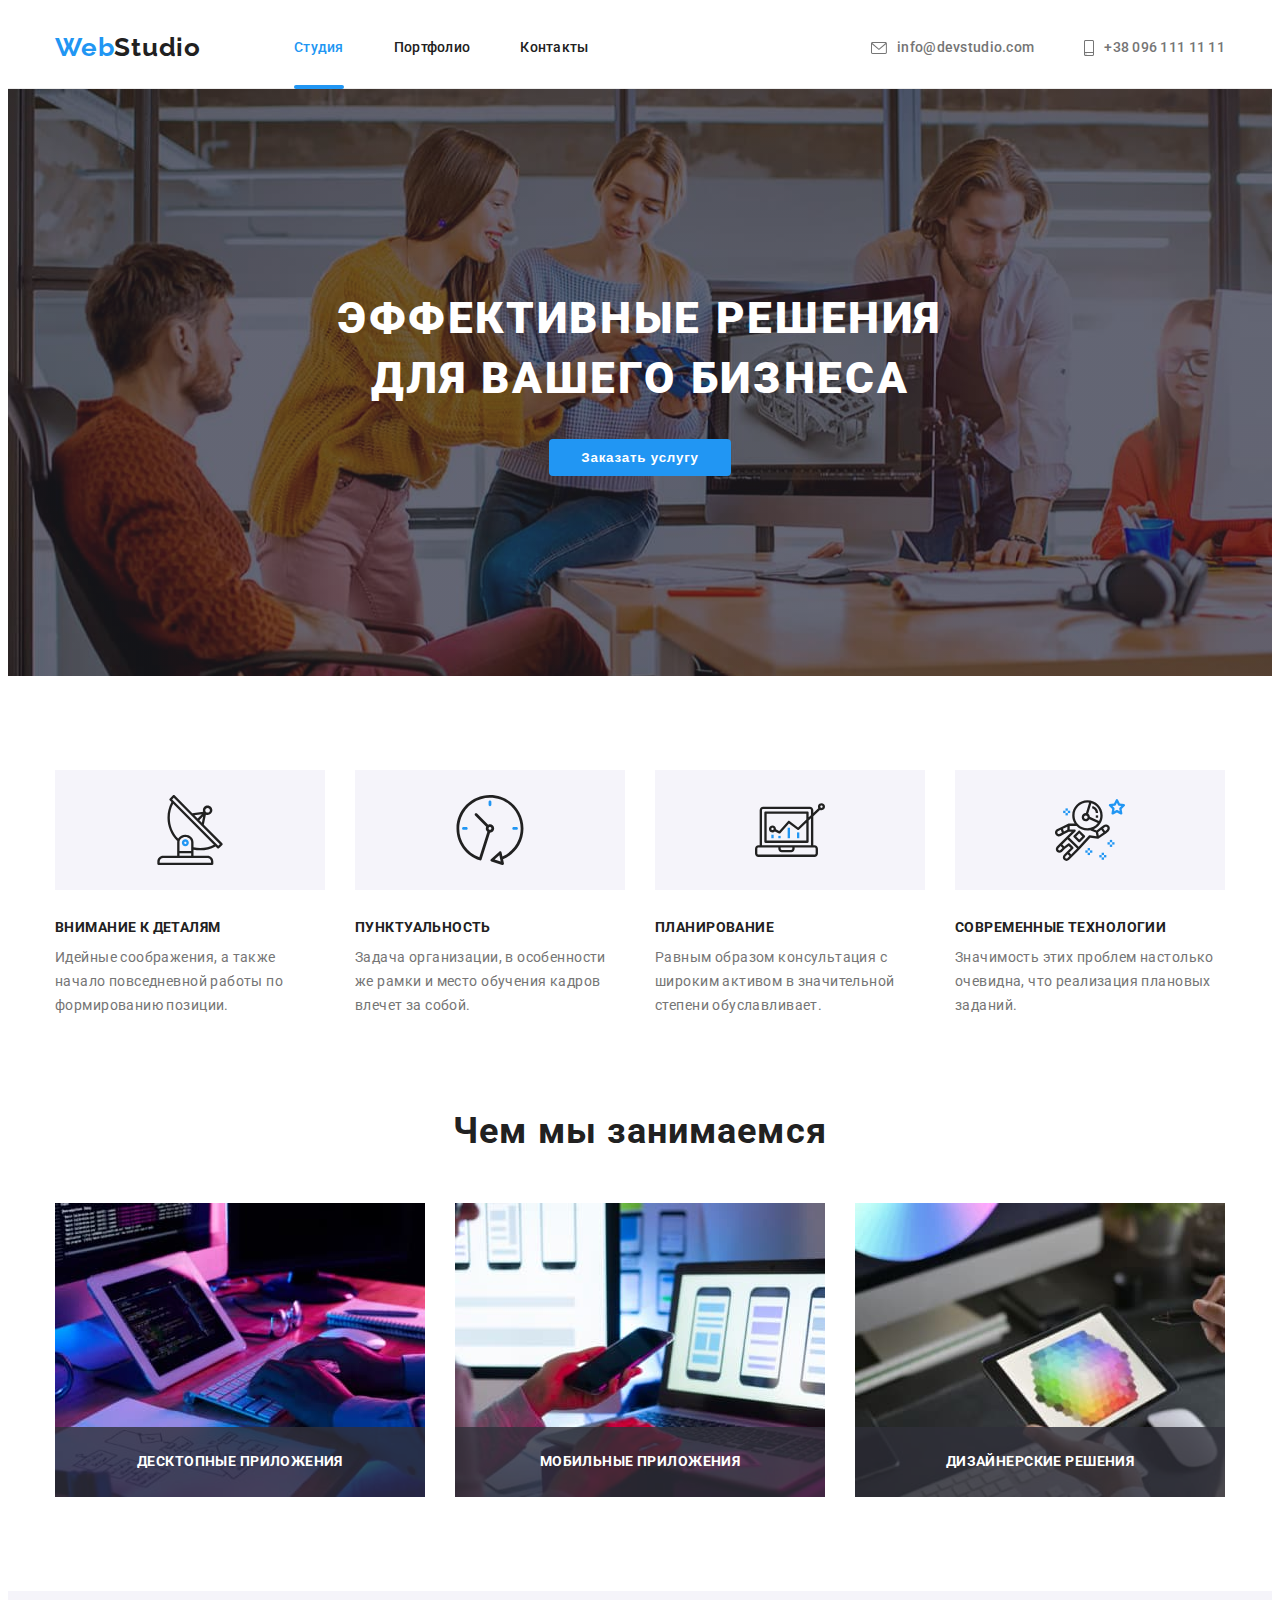
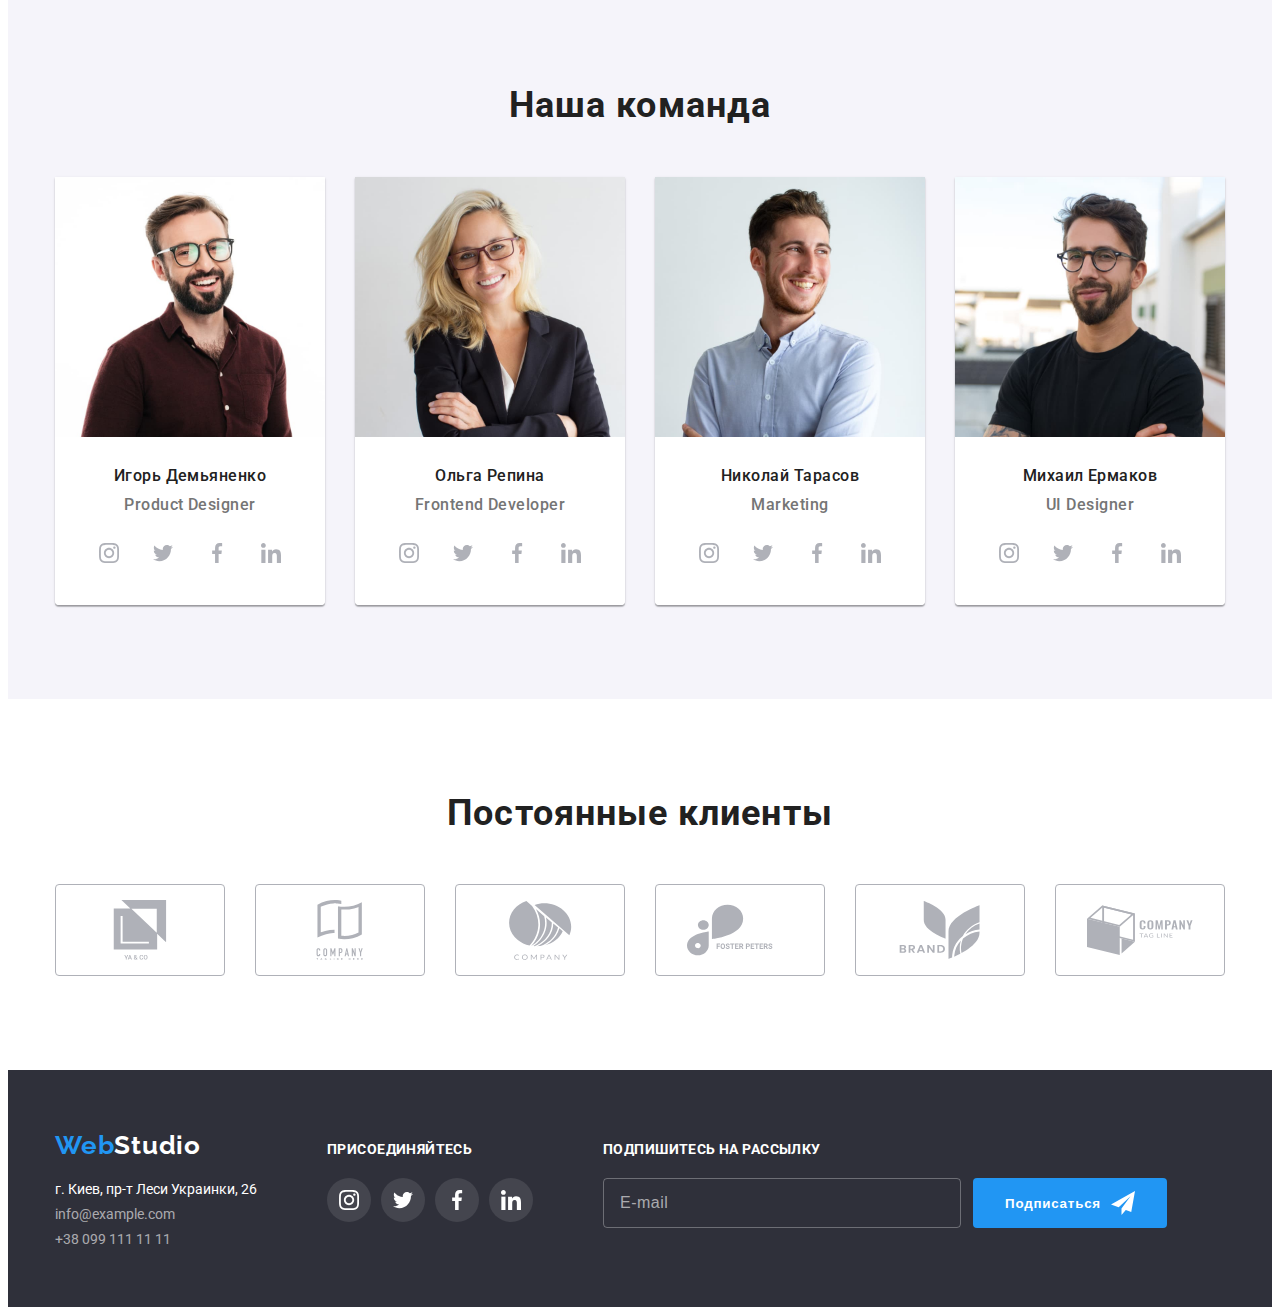
<file: index.html>
<!DOCTYPE html>
<html lang="ru">
  <head>
    <meta charset="UTF-8" />
    <meta http-equiv="X-UA-Compatible" content="IE=edge" />
    <meta name="viewport" content="width=device-width, initial-scale=1.0" />
    <title>WebStudio</title>
    <link rel="preconnect" href="https://fonts.googleapis.com" />
    <link rel="preconnect" href="https://fonts.gstatic.com" crossorigin />
    <link
      href="https://fonts.googleapis.com/css2?family=Raleway:wght@700&family=Roboto:wght@400;500;700;900&display=swap"
      rel="stylesheet"
    />
    <link
      rel="stylesheet"
      href="https://cdnjs.cloudflare.com/ajax/libs/modern-normalize/1.1.0/modern-normalize.min.css"
      integrity="sha512-wpPYUAdjBVSE4KJnH1VR1HeZfpl1ub8YT/NKx4PuQ5NmX2tKuGu6U/JRp5y+Y8XG2tV+wKQpNHVUX03MfMFn9Q=="
      crossorigin="anonymous"
      referrerpolicy="no-referrer"
    />
    <link rel="stylesheet" href="./css/ctyle.css" />
  </head>
  <body>
    <!-- Header -->
    <header class="header">
      <div class="container">
        <div class="wrap-logo">
          <a class="header-logo link" href="">
            <span class="logo">Web</span>Studio</a
          >
        </div>
        <nav class="nav-menu">
          <ul class="nav-list list">
            <li class="nav-item">
              <a class="nav-link current link" href="">Студия</a>
            </li>
            <li class="nav-item">
              <a class="nav-link link" href="./portfolio.html">Портфолио</a>
            </li>
            <li class="nav-item">
              <a class="nav-link link" href="">Контакты</a>
            </li>
          </ul>
        </nav>
        <ul class="nav-list list">
          <li class="nav-item">
            <a class="header-other-nav link" href="mailto:info@devstudio.com">
              <svg class="header-svg" width="16px" height="12px">
                <use
                  class="header-svg-envelope"
                  href="./images/icons.svg#icon-envelope"
                ></use>
              </svg>
              info@devstudio.com</a
            >
          </li>
          <li class="nav-item">
            <a class="header-other-nav list link" href="tel:+380961111111">
              <svg class="header-svg" width="10px" height="16px">
                <use
                  class="header-svg-envelope"
                  href="./images/icons.svg#icon-smartphone"
                ></use></svg
              >+38 096 111 11 11</a
            >
          </li>
        </ul>
      </div>
    </header>
    <!-- Main -->
    <main>
      <!-- Section 1-->
      <section class="section primary">
        <div class="container">
          <h1 class="primary-title">Эффективные решения для вашего бизнеса</h1>
          <button
            data-modal-open
            class="primary-btn current-button"
            type="button"
          >
            Заказать услугу
          </button>
        </div>
      </section>
      <!-- Section 2-->
      <section class="section benefits">
        <div class="container">
          <h2 class="visually-hidden">Преимущества</h2>
          <ul class="benefits-list list">
            <li class="benefits-item">
              <div class="container-sections-two">
                <svg class="benefits-svg" width="70" height="70">
                  <use
                    class="benefits-icon"
                    href="./images/icons.svg#antenna-1"
                  ></use>
                </svg>
              </div>
              <h3 class="benefits-company">Внимание к деталям</h3>
              <p class="benefits-description">
                Идейные соображения, а также начало повседневной работы по
                формированию позиции.
              </p>
            </li>
            <li class="benefits-item">
              <div class="container-sections-two">
                <svg class="benefits-svg" width="70" height="70">
                  <use
                    class="benefits-icon"
                    href="./images/icons.svg#icon-clock-1"
                  ></use>
                </svg>
              </div>
              <h3 class="benefits-company">Пунктуальность</h3>
              <p class="benefits-description">
                Задача организации, в особенности же рамки и место обучения
                кадров влечет за собой.
              </p>
            </li>
            <li class="benefits-item">
              <div class="container-sections-two">
                <svg class="benefits-svg" width="70" height="70">
                  <use
                    class="benefits-icon"
                    href="./images/icons.svg#icon-diagram"
                  ></use>
                </svg>
              </div>
              <h3 class="benefits-company">Планирование</h3>
              <p class="benefits-description">
                Равным образом консультация с широким активом в значительной
                степени обуславливает.
              </p>
            </li>
            <li class="benefits-item">
              <div class="container-sections-two">
                <svg class="benefits-svg" width="70" height="70">
                  <use
                    class="benefits-icon"
                    href="./images/icons.svg#icon-astronaut-1"
                  ></use>
                </svg>
              </div>
              <h3 class="benefits-company">Современные технологии</h3>
              <p class="benefits-description">
                Значимость этих проблем настолько очевидна, что реализация
                плановых заданий.
              </p>
            </li>
          </ul>
        </div>
      </section>
      <!-- Section 3 -->
      <section class="section product">
        <div class="container">
          <h2 class="product-our">Чем мы занимаемся</h2>
          <ul class="product-device list">
            <li class="product-pic">
              <div class="wrap-produc-pic">
                <img
                  src="./images/Keyboard-1.jpg"
                  alt="Друкует текст на клавиатуре."
                  width="370"
                  height="294"
                />
                <p class="product-pic-title">Десктопные приложения</p>
              </div>
            </li>
            <li class="product-pic">
              <div class="wrap-produc-pic">
                <img
                  src="./images/LapTop-1.jpg"
                  alt="Оптимизирует телефон"
                  width="370"
                  height="294"
                />
                <p class="product-pic-title">Мобильные приложения</p>
              </div>
            </li>
            <li class="product-pic">
              <div class="wrap-produc-pic">
                <img
                  src="./images/Tablet-1.jpg"
                  alt="Играет игру на планшете"
                  width="370"
                  height="294"
                />
                <p class="product-pic-title">Дизайнерские решения</p>
              </div>
            </li>
          </ul>
        </div>
      </section>
      <!-- Sectiom 4 -->
      <section class="section about">
        <div class="container">
          <h2 class="about-team">Наша команда</h2>
          <ul class="about-content list">
            <li class="about-people">
              <img
                src="./images/igor-1.jpg"
                alt="Учасник команды"
                width="270"
                height="260"
              />
              <div class="container-position">
                <h3 class="about-name">Игорь Демьяненко</h3>
                <p class="about-position" lang="en">Product Designer</p>
                <ul class="social-media list">
                  <li class="social-media-icon">
                    <a
                      class="social-link"
                      href="https://www.instagram.com/"
                      target="_blank"
                      rel="noreferrer noopener"
                    >
                      <svg class="social-svg" width="20" height="20">
                        <use
                          class="social-svg-icon"
                          href="./images/icons.svg#icon-instagram"
                        ></use></svg
                    ></a>
                  </li>
                  <li class="social-media-icon">
                    <a
                      class="social-link"
                      href="https://twitter.com/"
                      target="_blank"
                      rel="noreferrer noopener"
                    >
                      <svg class="social-svg" width="20" height="20">
                        <use
                          class="social-svg-icon"
                          href="./images/icons.svg#icon-twitter"
                        ></use>
                      </svg>
                    </a>
                  </li>
                  <li class="social-media-icon">
                    <a
                      class="social-link"
                      href="https://www.facebook.com/"
                      target="_blank"
                      rel="noreferrer noopener"
                    >
                      <svg class="social-svg" width="20" height="20">
                        <use
                          class="social-svg-icon"
                          href="./images/icons.svg#icon-facebook"
                        ></use>
                      </svg>
                    </a>
                  </li>
                  <li class="social-media-icon">
                    <a
                      class="social-link link"
                      href="https://www.linkedin.com/"
                      target="_blank"
                      rel="noreferrer noopener"
                    >
                      <svg class="social-svg" width="20" height="20">
                        <use
                          class="social-svg-icon"
                          href="./images/icons.svg#icon-linkedin"
                        ></use>
                      </svg>
                    </a>
                  </li>
                </ul>
              </div>
            </li>
            <li class="about-people">
              <img
                src="images/olga-1.jpg"
                alt="Учасник команды"
                width="270"
                height="260"
              />
              <div class="container-position">
                <h3 class="about-name">Ольга Репина</h3>
                <p class="about-position" lang="en">Frontend Developer</p>
                <ul class="social-media list">
                  <li class="social-media-icon">
                    <a
                      class="social-link"
                      href="https://www.instagram.com/"
                      target="_blank"
                      rel="noreferrer noopener"
                    >
                      <svg class="social-svg" width="20" height="20">
                        <use
                          class="social-svg-icon"
                          href="./images/icons.svg#icon-instagram"
                        ></use></svg
                    ></a>
                  </li>
                  <li class="social-media-icon">
                    <a
                      class="social-link"
                      href="https://twitter.com/"
                      target="_blank"
                      rel="noreferrer noopener"
                    >
                      <svg class="social-svg" width="20" height="20">
                        <use
                          class="social-svg-icon"
                          href="./images/icons.svg#icon-twitter"
                        ></use>
                      </svg>
                    </a>
                  </li>
                  <li class="social-media-icon">
                    <a
                      class="social-link"
                      href="https://www.facebook.com/"
                      target="_blank"
                      rel="noreferrer noopener"
                    >
                      <svg class="social-svg" width="20" height="20">
                        <use
                          class="social-svg-icon"
                          href="./images/icons.svg#icon-facebook"
                        ></use>
                      </svg>
                    </a>
                  </li>
                  <li class="social-media-icon">
                    <a
                      class="social-link link"
                      href="https://www.linkedin.com/"
                      target="_blank"
                      rel="noreferrer noopener"
                    >
                      <svg class="social-svg" width="20" height="20">
                        <use
                          class="social-svg-icon"
                          href="./images/icons.svg#icon-linkedin"
                        ></use>
                      </svg>
                    </a>
                  </li>
                </ul>
              </div>
            </li>
            <li class="about-people">
              <img
                src="./images/nikolay-1.jpg"
                alt="Учасник команды"
                width="270"
                height="260"
              />
              <div class="container-position">
                <h3 class="about-name">Николай Тарасов</h3>
                <p class="about-position" lang="en">Marketing</p>
                <ul class="social-media list">
                  <li class="social-media-icon">
                    <a
                      class="social-link"
                      href="https://www.instagram.com/"
                      target="_blank"
                      rel="noreferrer noopener"
                    >
                      <svg class="social-svg" width="20" height="20">
                        <use
                          class="social-svg-icon"
                          href="./images/icons.svg#icon-instagram"
                        ></use></svg
                    ></a>
                  </li>
                  <li class="social-media-icon">
                    <a
                      class="social-link"
                      href="https://twitter.com/"
                      target="_blank"
                      rel="noreferrer noopener"
                    >
                      <svg class="social-svg" width="20" height="20">
                        <use
                          class="social-svg-icon"
                          href="./images/icons.svg#icon-twitter"
                        ></use>
                      </svg>
                    </a>
                  </li>
                  <li class="social-media-icon">
                    <a
                      class="social-link"
                      href="https://www.facebook.com/"
                      target="_blank"
                      rel="noreferrer noopener"
                    >
                      <svg class="social-svg" width="20" height="20">
                        <use
                          class="social-svg-icon"
                          href="./images/icons.svg#icon-facebook"
                        ></use>
                      </svg>
                    </a>
                  </li>
                  <li class="social-media-icon">
                    <a
                      class="social-link link"
                      href="https://www.linkedin.com/"
                      target="_blank"
                      rel="noreferrer noopener"
                    >
                      <svg class="social-svg" width="20" height="20">
                        <use
                          class="social-svg-icon"
                          href="./images/icons.svg#icon-linkedin"
                        ></use>
                      </svg>
                    </a>
                  </li>
                </ul>
              </div>
            </li>
            <li class="about-people">
              <img
                src="./images/mihail-1.jpg"
                alt="Учасник команды"
                width="270"
                height="260"
              />
              <div class="container-position">
                <h3 class="about-name">Михаил Ермаков</h3>
                <p class="about-position" lang="en">UI Designer</p>
                <ul class="social-media list">
                  <li class="social-media-icon">
                    <a
                      class="social-link"
                      href="https://www.instagram.com/"
                      target="_blank"
                      rel="noreferrer noopener"
                    >
                      <svg class="social-svg" width="20" height="20">
                        <use
                          class="social-svg-icon"
                          href="./images/icons.svg#icon-instagram"
                        ></use></svg
                    ></a>
                  </li>
                  <li class="social-media-icon">
                    <a
                      class="social-link"
                      href="https://twitter.com/"
                      target="_blank"
                      rel="noreferrer noopener"
                    >
                      <svg class="social-svg" width="20" height="20">
                        <use
                          class="social-svg-icon"
                          href="./images/icons.svg#icon-twitter"
                        ></use>
                      </svg>
                    </a>
                  </li>
                  <li class="social-media-icon">
                    <a
                      class="social-link"
                      href="https://www.facebook.com/"
                      target="_blank"
                      rel="noreferrer noopener"
                    >
                      <svg class="social-svg" width="20" height="20">
                        <use
                          class="social-svg-icon"
                          href="./images/icons.svg#icon-facebook"
                        ></use>
                      </svg>
                    </a>
                  </li>
                  <li class="social-media-icon">
                    <a
                      class="social-link link"
                      href="https://www.linkedin.com/"
                      target="_blank"
                      rel="noreferrer noopener"
                    >
                      <svg class="social-svg" width="20" height="20">
                        <use
                          class="social-svg-icon"
                          href="./images/icons.svg#icon-linkedin"
                        ></use>
                      </svg>
                    </a>
                  </li>
                </ul>
              </div>
            </li>
          </ul>
        </div>
      </section>
      <!-- Section 5 -->
      <section class="section clients">
        <div class="container">
          <h2 class="about-team">Постоянные клиенты</h2>
          <ul class="logo-company list">
            <li class="logo-company-icon">
              <a class="link-logo-company" href="#">
                <svg class="logo-company-svg">
                  <use
                    class="logo-company-sign"
                    href="./images/icons.svg#icon-group-1"
                  ></use>
                </svg>
              </a>
            </li>
            <li class="logo-company-icon">
              <a class="link-logo-company" href="">
                <svg class="logo-company-svg">
                  <use href="./images/icons.svg#icon-group-2"></use>
                </svg>
              </a>
            </li>
            <li class="logo-company-icon">
              <a class="link-logo-company" href="#">
                <svg class="logo-company-svg">
                  <use href="./images/icons.svg#icon-group-3"></use>
                </svg>
              </a>
            </li>
            <li class="logo-company-icon">
              <a class="link-logo-company" href="#"
                ><svg class="logo-company-svg">
                  <use href="./images/icons.svg#icon-group-4"></use>
                </svg>
              </a>
            </li>
            <li class="logo-company-icon">
              <a class="link-logo-company" href="#"
                ><svg class="logo-company-svg">
                  <use href="./images/icons.svg#icon-group-5"></use>
                </svg>
              </a>
            </li>
            <li class="logo-company-icon">
              <a class="link-logo-company" href="#">
                <svg class="logo-company-svg">
                  <use href="./images/icons.svg#icon-group-6"></use>
                </svg>
              </a>
            </li>
          </ul>
        </div>
      </section>
    </main>
    <!-- Footer -->
    <footer class="information">
      <div class="container">
        <div class="container-adress">
          <a class="information-logo"><span class="logo">Web</span>Studio</a>
          <address class="informations">
            <ul class="informations-more list">
              <li class="informations-available">
                <a
                  class="informations-address footer-accent-color link"
                  href="https://goo.gl/maps/JRwkvSi4zXC3icFQ9"
                  target="_blank"
                  >г. Киев, пр-т Леси Украинки, 26</a
                >
              </li>
              <li class="informations-available">
                <a
                  class="informations-mail footer-accent-color link"
                  href="mailto:info@example.com"
                  >info@example.com</a
                >
              </li>
              <li class="informations-available">
                <a
                  class="informations-number footer-accent-color link"
                  href="tel:+380991111111"
                  >+38 099 111 11 11</a
                >
              </li>
            </ul>
          </address>
        </div>
        <div class="container-footer">
          <h2 class="footer-title">присоединяйтесь</h2>
          <ul class="footer-list list">
            <li class="fotter-svg-list">
              <a
                class="footer-soc-link"
                href="https://www.instagram.com/"
                target="_blank"
                rel="noreferrer noopener"
              >
                <svg class="footer-svg-icon" width="20px" height="20px">
                  <use
                    class="svg-icon"
                    href="./images/icons.svg#icon-instagram"
                  ></use>
                </svg>
              </a>
            </li>
            <li class="fotter-svg-list">
              <a
                class="footer-soc-link"
                href="https://twitter.com/"
                target="_blank"
                rel="noreferrer noopener"
              >
                <svg class="footer-svg-icon" width="20px" height="20px">
                  <use
                    class="svg-icon"
                    href="./images/icons.svg#icon-twitter"
                  ></use>
                </svg>
              </a>
            </li>
            <li class="fotter-svg-list">
              <a
                class="footer-soc-link"
                href="https://www.facebook.com/"
                target="_blank"
                rel="noreferrer noopener"
              >
                <svg class="footer-svg-icon" width="20px" height="20px">
                  <use
                    class="svg-icon"
                    href="./images/icons.svg#icon-facebook"
                  ></use>
                </svg>
              </a>
            </li>
            <li class="fotter-svg-list">
              <a
                class="footer-soc-link"
                href="https://www.linkedin.com/"
                target="_blank"
                rel="noreferrer noopener"
              >
                <svg class="footer-svg-icon" width="20px" height="20px">
                  <use
                    class="svg-icon"
                    href="./images/icons.svg#icon-linkedin"
                  ></use>
                </svg>
              </a>
            </li>
          </ul>
        </div>
        <div class="container-footer">
          <p class="footet-mailinglist">Подпишитесь на рассылку</p>
          <form class="footer-form">
            <div class="footer-position">
              <input
                class="input-btn"
                type="text"
                name="e-mail"
                id="mail"
                placeholder="E-mail"
              />
              <button type="button" class="primary-btn correct">
                Подписаться
                <svg class="svg-form" width="24px" height="24px">
                  <use href="./images/icons.svg#plane"></use>
                </svg>
              </button>
            </div>
          </form>
        </div>
      </div>
    </footer>
    <div data-modal class="backdrop is-hidden">
      <div class="modal">
        <button data-modal-close class="modal-button" type="button">
          <svg class="modal-icon" width="18px" height="18px">
            <use
              class="modal-icon-svg"
              href="./images/icons.svg#close-black-18dp-2-1"
            ></use>
          </svg>
        </button>
        <p class="modal-title">Оставьте свои данные, мы вам перезвоним</p>
        <form class="modal-form">
          <label class="modal-label" for="text-modal">Имя</label>
          <div class="input-wrap">
            <input
              class="modal-btn"
              name="person"
              type="text"
              placeholder=""
              id="text-modal"
            />
            <svg class="modal-img" width="18px" height="18px">
              <use href="./images/icons.svg#people"></use>
            </svg>
          </div>

          <label class="modal-label" for="modal-tel">Телефон</label>
          <div class="input-wrap">
            <input
              class="modal-btn"
              name="telephone"
              type="tel"
              placeholder=""
              id="modal-tel"
            />
            <svg class="modal-img" width="18px" height="18px">
              <use href="./images/icons.svg#telephone"></use>
            </svg>
          </div>

          <label class="modal-label" for="modal-mail">Почта</label>
          <div class="input-wrap">
            <input
              class="modal-btn"
              name="mail"
              type="email"
              placeholder=""
              id="modal-mail"
            />
            <svg class="modal-img" width="18px" height="18px">
              <use href="./images/icons.svg#mail"></use>
            </svg>
          </div>

          <label class="modal-label" for="modal-coment">Комментарий</label>
          <textarea
            class="modal-textarea"
            name="coment"
            placeholder="Введите текст"
            id="modal-coment"
          ></textarea>
          <input
            type="checkbox"
            class="modal-checkbox visually-hidden"
            name="modal-flag"
            id="modal-flag"
          />
          <label class="modal-label-text" for="modal-flag"
            >Соглашаюсь с рассылкой и принимаю
            <a class="link-license" href="#">Условия договора</a>
            <span class="modal-span">
              <svg class="modal-img-svg" width="16px" height="15px">
                <use href="./images/icons.svg#Vector"></use>
              </svg>
            </span>
          </label>
          <input type="submit" class="modal-submit" />
        </form>
      </div>
    </div>
    <script src="./js/modal.js"></script>
  </body>
</html>
</file>
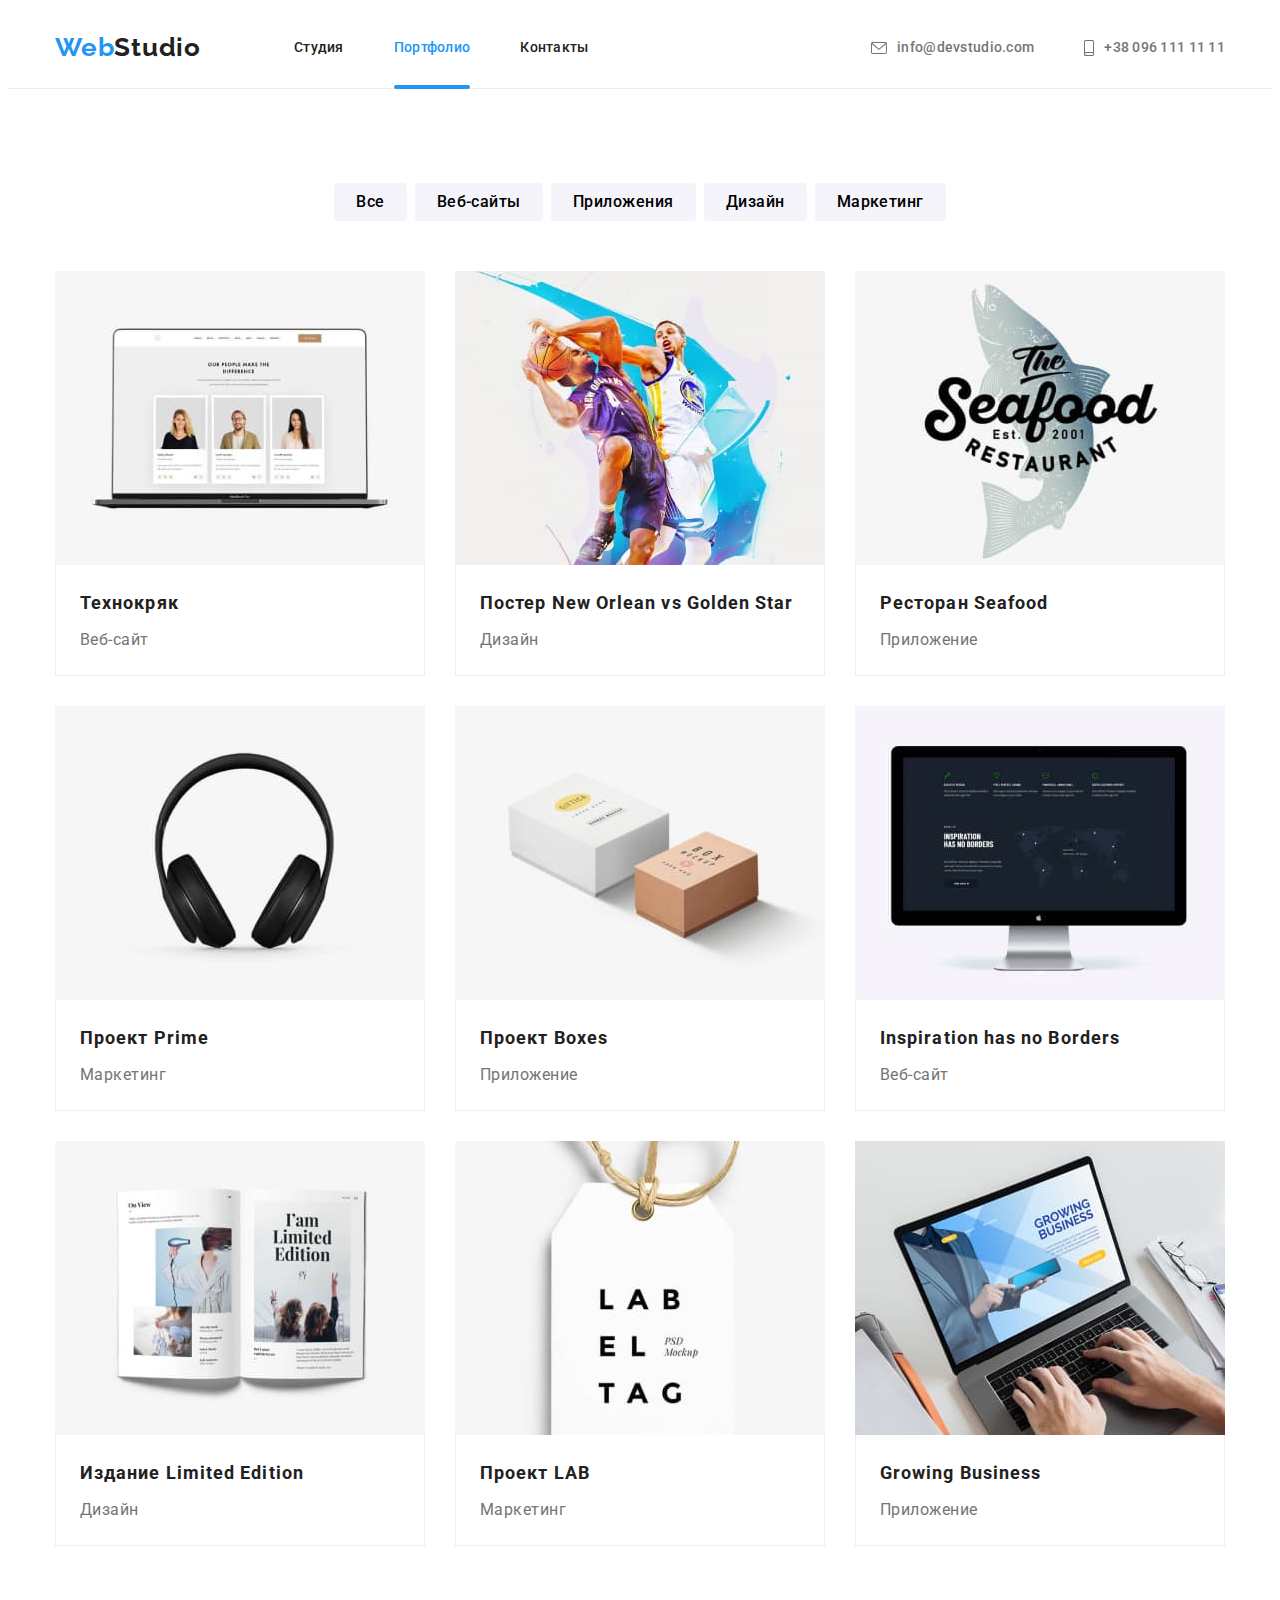
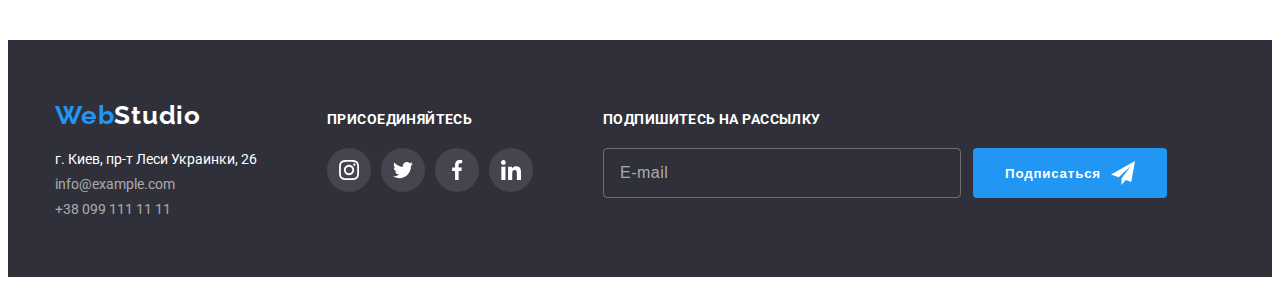
<file: portfolio.html>
<!DOCTYPE html>
<html lang="ru">
  <head>
    <meta charset="UTF-8" />
    <meta http-equiv="X-UA-Compatible" content="IE=edge" />
    <meta name="viewport" content="width=device-width, initial-scale=1.0" />
    <title>WebStudio</title>
    <link rel="preconnect" href="https://fonts.googleapis.com" />
    <link rel="preconnect" href="https://fonts.gstatic.com" crossorigin />
    <link
      href="https://fonts.googleapis.com/css2?family=Raleway:wght@700&family=Roboto:wght@400;500;700;900&display=swap"
      rel="stylesheet"
    />
    <link
      rel="stylesheet"
      href="https://cdnjs.cloudflare.com/ajax/libs/modern-normalize/1.1.0/modern-normalize.min.css"
      integrity="sha512-wpPYUAdjBVSE4KJnH1VR1HeZfpl1ub8YT/NKx4PuQ5NmX2tKuGu6U/JRp5y+Y8XG2tV+wKQpNHVUX03MfMFn9Q=="
      crossorigin="anonymous"
      referrerpolicy="no-referrer"
    />
    <link rel="stylesheet" href="./css/ctyle.css" />
  </head>
  <body>
    <!-- Header -->
    <header class="header">
      <div class="container">
        <div class="wrap-logo">
          <a class="header-logo link" href="">
            <span class="logo">Web</span>Studio</a
          >
        </div>
        <nav class="nav-menu">
          <ul class="nav-list list">
            <li class="nav-item">
              <a class="nav-link link" href="./index.html">Студия</a>
            </li>
            <li class="nav-item">
              <a class="nav-link current link" href="">Портфолио</a>
            </li>
            <li class="nav-item">
              <a class="nav-link link" href="">Контакты</a>
            </li>
          </ul>
        </nav>
        <ul class="nav-list list">
          <li class="nav-item">
            <a class="header-other-nav link" href="mailto:info@devstudio.com">
              <svg class="header-svg" width="16px" height="12px">
                <use
                  class="header-svg-envelope"
                  href="./images/icons.svg#icon-envelope"
                ></use>
              </svg>
              info@devstudio.com</a
            >
          </li>
          <li class="nav-item">
            <a class="header-other-nav list link" href="tel:+380961111111">
              <svg class="header-svg" width="10px" height="16px">
                <use
                  class="header-svg-envelope"
                  href="./images/icons.svg#icon-smartphone"
                ></use></svg
              >+38 096 111 11 11</a
            >
          </li>
        </ul>
      </div>
    </header>
    <!-- Main -->
    <main>
      <!-- Button -->
      <section class="section main-nav">
        <div class="container">
          <h1 class="visually-hidden">Что мы делаем</h1>
          <ul class="filtr-menu list">
            <li class="filtr-item">
              <button class="button current-button" type="button">Все</button>
            </li>
            <li class="filtr-item">
              <button class="button current-button" type="button">
                Веб-сайты
              </button>
            </li>
            <li class="filtr-item">
              <button class="button current-button" type="button">
                Приложения
              </button>
            </li>
            <li class="filtr-item">
              <button class="button current-button" type="button">
                Дизайн
              </button>
            </li>
            <li class="filtr-item">
              <button class="button current-button" type="button">
                Маркетинг
              </button>
            </li>
          </ul>
          <ul class="product-development list">
            <li class="main-informations">
              <a href="" class="focus link">
                <article>
              <div class="thumb">
                <img
                  class="foto"
                  src="./images/noytbyk-1.jpg"
                  alt="Ноутбук"
                  width="370"
                  height="294"
                />
                <p class="thumb-text">
                  Ресурс предлагает комплексные предложения с разным уровнем
                  функционала и сервисов. Все это позволит посетителю получить
                  исчерпывающие сведения о компании или частном лице.
                </p>
                <!-- <div class="thumb-title">
                  <p class="thumb-title-text">
                    Ресурс предлагает комплексные предложения с разным уровнем
                    функционала и сервисов. Все это позволит посетителю получить
                    исчерпывающие сведения о компании или частном лице.
                  </p>
                </div> -->
              </div>
              <div class="container-title">
                <h2 class="product-text">Технокряк</h2>
                <p class="product-description">Веб-сайт</p>
              </div>
            </li>
            </article>
            </a>
            <li class="main-informations">
              <a href="" class="focus link">
                <article>
              <div class="thumb">
                <img
                  class="foto"
                  src="./images/basketbol-1.jpg"
                  alt="Баскетбол"
                  width="370"
                  height="294"
                />
                <p class="thumb-text">
                  Lorem ipsum dolor, sit amet consectetur adipisicing elit. Eum
                  repudiandae facere veniam dolore in commodi consectetur,
                  mollitia, aspernatur sapiente est ipsa voluptate qui, iste
                  architecto!
                </p>
              </div>
              <div class="container-title">
                <h2 class="product-text">
                  Постер <span lang="en"> New Orlean vs Golden Star</span>
                </h2>
                <p class="product-description">Дизайн</p>
              </div>
            </li>
            </a>
            <li class="main-informations">
              <a href="" class="focus link">
              <div class="thumb">
                <img
                  class="foto"
                  src="./images/emblema-1.jpg"
                  alt="Емблема"
                  width="370"
                  height="294"
                />
                <p class="thumb-text">
                  Lorem ipsum dolor sit amet consectetur adipisicing elit.
                  Aliquid, ullam. Et nobis illo rem reiciendis, modi vitae quod
                  id inventore maiores nesciunt assumenda harum magnam?
                </p>
              </div>
              <div class="container-title">
                <h2 class="product-text">
                  Ресторан <span lang="en">Seafood</span>
                </h2>
                <p class="product-description">Приложение</p>
              </div>
            </li>
            </article>
            </a>
            <li class="main-informations">
              <a href="" class="focus link">
                <article>
              <div class="thumb">
                <img
                  src="./images/nayshniki-1.jpg"
                  alt="Наушники"
                  width="370"
                  height="294"
                />
                <p class="thumb-text">
                  Lorem ipsum dolor sit amet consectetur adipisicing elit. Iusto
                  quas placeat ipsa ab atque minima est aliquid quo quaerat?
                  Numquam consequuntur soluta at ducimus explicabo?
                </p>
              </div>
              <div class="container-title">
                <h2 class="product-text">
                  Проект <span lang="en">Prime</span>
                </h2>
                <p class="product-description">Маркетинг</p>
              </div>
            </li>
            </article>
            </a>
            <li class="main-informations">
              <a href="" class="focus link">
                <article>
              <div class="thumb">
                <img
                  src="./images/korobki-1.jpg"
                  alt="Коробки"
                  width="370"
                  height="294"
                />
                <p class="thumb-text">
                  Lorem ipsum dolor sit amet, consectetur adipisicing elit. Vero
                  quae saepe dolore asperiores sunt, vel ducimus, a voluptates
                  repellat facilis ab ipsum quasi debitis. Eaque?
                </p>
              </div>
              <div class="container-title">
                <h2 class="product-text">
                  Проект <span lang="en">Boxes</span>
                </h2>
                <p class="product-description">Приложение</p>
              </div>
            </li>
            </article>
            </a>
            <li class="main-informations">
              <a href="" class="focus link">
                <article>
              <div class="thumb">
                <img
                  class=""
                  src="./images/monitor-1.jpg"
                  alt="Монитор"
                  width="370"
                  height="294"
                />
                <p class="thumb-text">
                  Lorem ipsum dolor sit amet consectetur adipisicing elit.
                  Nostrum laboriosam officia sit. Ex, odit porro voluptate
                  quaerat corporis culpa quia reiciendis, quo necessitatibus
                  pariatur eligendi!
                </p>
              </div>
              <div class="container-title">
                <h2 class="product-text" lang="en">
                  Inspiration has no Borders
                </h2>
                <p class="product-description">Веб-сайт</p>
              </div>
            </li>
            </article>
            </a>
            <li class="main-informations">
              <a href="" class="focus link">
                <article>
              <div class="thumb">
                <img
                  src="./images/knuzka-1.jpg"
                  alt="Книга"
                  width="370"
                  height="294"
                />
                <p class="thumb-text">
                  Lorem ipsum dolor sit amet consectetur adipisicing elit.
                  Maiores vel praesentium repudiandae alias inventore adipisci
                  numquam omnis excepturi sed neque labore, aut mollitia
                  eligendi recusandae?
                </p>
              </div>
              <div class="container-title">
                <h2 class="product-text">
                  Издание <span lang="en">Limited Edition</span>
                </h2>
                <p class="product-description">Дизайн</p>
              </div>
            </li>
            </article>
            </a>
            <li class="main-informations">
              <a href="" class="focus link">
                <article>
              <div class="thumb">
                <img
                  src="./images/etiketka-1.jpg"
                  alt="Бирка"
                  width="370"
                  height="294"
                />
                <p class="thumb-text">
                  Lorem ipsum dolor, sit amet consectetur adipisicing elit.
                  Deleniti illo molestias explicabo provident, autem
                  necessitatibus obcaecati adipisci omnis illum, distinctio
                  itaque. Dolore aperiam natus deserunt.
                </p>
              </div>
              <div class="container-title">
                <h2 class="product-text">Проект <span lang="en">LAB</span></h2>
                <p class="product-description">Маркетинг</p>
              </div>
            </li>
            </article>
            </a>
            <li class="main-informations">
              <a href="" class="focus link">
                <article>
              <div class="thumb">
                <img
                  src="./images/robota-1.jpg"
                  alt="Рабочее место"
                  width="370"
                  height="294"
                />
                <p class="thumb-text">
                  Lorem ipsum dolor, sit amet consectetur adipisicing elit. Est
                  sed qui distinctio laudantium, quasi laboriosam doloribus
                  consequuntur. Veniam totam perferendis laboriosam sapiente
                  nisi, molestias esse.
                </p>
              </div>
              <div class="container-title">
                <h2 class="product-text" lang="en">Growing Business</h2>
                <p class="product-description">Приложение</p>
              </div>
            </li>
            </article>
            </a>
          </ul>
        </div>
      </section>
    </main>
    <!-- Footer -->
    <footer class="information">
      <div class="container">
        <div class="container-adress">
        <a class="information-logo"><span class="logo">Web</span>Studio</a>
        <address class="informations">
          <ul class="informations-more list">
            <li class="informations-available">
              <a
                class="informations-address footer-accent-color link"
                href="https://goo.gl/maps/JRwkvSi4zXC3icFQ9"
                target="_blank"
                >г. Киев, пр-т Леси Украинки, 26</a
              >
            </li>
            <li class="informations-available">
              <a
                class="informations-mail footer-accent-color link"
                href="mailto:info@example.com"
                >info@example.com</a
              >
            </li>
            <li class="informations-available">
              <a
                class="informations-number footer-accent-color link"
                href="tel:+380991111111"
                >+38 099 111 11 11</a
              >
            </li>
          </ul>
        </address>
        </div>
        <div class="container-footer"
        ><h2 class="footer-title">присоединяйтесь</h2>
        <ul class="footer-list list">
          <li class="fotter-svg-list">
            <a class="footer-soc-link" href="https://www.instagram.com/" target="_blank" rel="noreferrer noopener">
            <svg class="footer-svg-icon" width="20px" height="20px">
              <use class="svg-icon" href="./images/icons.svg#icon-instagram">
              </use>
            </svg>
          </a>
        </li>
        <li class="fotter-svg-list">
            <a class="footer-soc-link" href="https://twitter.com/" target="_blank" rel="noreferrer noopener">
            <svg class="footer-svg-icon" width="20px" height="20px">
              <use class="svg-icon" href="./images/icons.svg#icon-twitter">
              </use>
            </svg>
          </a>
        </li>
        <li class="fotter-svg-list">
            <a class="footer-soc-link" href="https://www.facebook.com/" target="_blank" rel="noreferrer noopener">
            <svg class="footer-svg-icon" width="20px" height="20px">
              <use class="svg-icon" href="./images/icons.svg#icon-facebook">
              </use>
            </svg>
          </a>
        </li>
        <li class="fotter-svg-list">
            <a class="footer-soc-link" href="https://www.linkedin.com/" target="_blank" rel="noreferrer noopener">
            <svg class="footer-svg-icon" width="20px" height="20px">
              <use class="svg-icon" href="./images/icons.svg#icon-linkedin">
              </use>
            </svg>
          </a>
        </li>
        </ul>
      </div>
            <div class="container-footer">
        <p class="footet-mailinglist">Подпишитесь на рассылку</p>
        <form class="footer-form">
          <div class="footer-position">
          <input class="input-btn" type="text" name="e-mail" id="mail" placeholder="E-mail">
        </form>
        <button type="button" class="primary-btn correct">Подписаться 
          <svg class="svg-form" width="24px" height="24px">
            <use href="./images/icons.svg#plane"></use>
          </svg>
        </button>
        </div>
        </div>
      </div>
    </footer>
  </body>
</html>
</file>
<file: css/ctyle.css>
*,
*::before,
*::after {
  box-sizing: border-box;
}

:root {
  --background-color: #ffffff;
  --second-background-color: #2f303a;
  --primary-text-color: #757575;
  --second-text-color: rgba(33, 33, 33, 1);
  --others-text-color: rgba(255, 255, 255, 0.6);
  --other-text-color: #ffffff;
  --accent-text-color: #2196f3;
  --third-background-color: #f5f4fa;
  --color-svg: #afb1b8;
  --bcg-footer-icon: rgba(255, 255, 255, 0.1);
  --bcg-product-pic: rgba(47, 48, 58, 0.8);
  --modal-color: rgba(24, 140, 232, 1);
  --padding-top: 94px;
  --padding-bottom: 94px;
  --margin-right: 30px;
}

body {
  font-family: 'Roboto', sans-serif;
  background-color: var(--background-color);
  color: var(--primary-text-color);
  font-size: 14px;
}

.list {
  list-style: none;
}

.link {
  text-decoration: none;
}

.visually-hidden {
  position: absolute;
  white-space: nowrap;
  width: 1px;
  height: 1px;
  overflow: hidden;
  border: 0;
  padding: 0;
  clip: rect(0 0 0 0);
  clip-path: inset(50%);
  margin: -1px;
}

p,
h1,
h2,
h3,
h4,
h5,
h6 {
  margin: 0;
}

ul {
  padding-left: 0;
  margin: 0;
}

img {
  display: block;
  max-width: 100%;
}

.container {
  width: 1200px;
  margin-left: auto;
  margin-right: auto;
  padding-left: 15px;
  padding-right: 15px;
  /* outline: 2px solid red; */
}

.container-position {
  background-color: var(--background-color);
  padding: 30px 32px 30px 32px;
  /* outline: 2px solid teal; */
}

.section {
  padding-top: var(--padding-top);
  padding-bottom: var(--padding-bottom);
  /* outline: 1px solid teal; */
}

/* Header */

.nav-menu {
  margin-left: 93px;
}

.nav-list {
  display: flex;
  margin-left: auto;
}

.header .container {
  display: flex;
  align-items: center;
}

.header {
  border-bottom: 1px solid #ececec;
}

.logo {
  color: var(--accent-text-color);
}

.header-logo {
  padding-top: 24px;
  padding-bottom: 25px;
  color: var(--second-text-color);
  font-family: 'Raleway', sans-serif;
  font-style: normal;
  font-weight: 700;
  font-size: 26px;
  line-height: 1.19;
  letter-spacing: 0.03em;
}

.wrap-logo {
  position: relative;
}

.header-logo {
  display: block;
  height: 100%;
}

.nav-item:not(:last-child) {
  margin-right: 50px;
}

.nav-item {
  position: relative;
}

.nav-link,
.header-other-nav {
  color: var(--second-text-color);
  font-weight: 500;
  line-height: 1.14;
  letter-spacing: 0.02em;

  transition: color 250ms cubic-bezier(0.4, 0, 0.2, 1);
}

.nav-link:hover,
.nav-link:focus,
.header-other-nav:hover,
.header-other-nav:focus {
  color: var(--accent-text-color);
}

.header-other-nav {
  color: var(--primary-text-color);
}

.current {
  color: var(--accent-text-color);
}

.nav-link,
.header-other-nav {
  align-items: center;
  display: flex;
  padding-top: 32px;
  padding-bottom: 32px;
}

.header-svg {
  margin-right: 10px;
  fill: currentColor;
}

.nav-link::after {
  content: '';
  position: absolute;
  width: 100%;
  height: 4px;
  background-color: var(--accent-text-color);
  bottom: -1px;
  left: 0;
  opacity: 0;
  border-radius: 2px;
}

.nav-link.current::after {
  opacity: 1;
}

/* Button */

.button {
  border-radius: 4px;
  background: var(--third-background-color);
  padding: 6px 22px;
  display: block;
  font-family: inherit;
  cursor: pointer;
  text-align: center;
  font-weight: 500;
  font-size: 16px;
  line-height: 1.63;
  text-align: center;
  letter-spacing: 0.03em;
  border: none;

  transition: background-color 250ms cubic-bezier(0.4, 0, 0.2, 1),
    color 250ms cubic-bezier(0.4, 0, 0.2, 1), box-shadow 250ms cubic-bezier(0.4, 0, 0.2, 1);
}

.envelope-icon {
  text-align: center;
  display: flex;
  align-items: center;
  justify-content: center;
  margin-right: 10px;
}

.button:hover,
.button:focus {
  color: #ffffff;
  background-color: var(--accent-text-color);
  box-shadow: 0px 3px 1px rgba(0, 0, 0, 0.1), 0px 1px 2px rgba(0, 0, 0, 0.08),
    0px 2px 2px rgba(0, 0, 0, 0.12);
}

/* Section 1 */

.primary {
  background-color: var(--second-background-color);
  background-image: linear-gradient(rgba(47, 48, 58, 0.4), rgba(47, 48, 58, 0.4)),
    url(../images/bcg-fon.jpg);
  max-width: 1600px;
  margin: 0 auto;
  padding-top: 200px;
  padding-bottom: 200px;
}

.primary-title {
  text-align: center;
  max-width: 696px;
  margin-bottom: 30px;
  color: var(--other-text-color);
  font-weight: 900;
  font-size: 44px;
  line-height: 1.36;
  letter-spacing: 0.06em;
  text-transform: uppercase;
  margin: 0 auto;
  margin-bottom: 30px;
}

.primary-btn {
  display: block;
  margin: 0 auto;
  background-color: #2196f3;
  color: var(--other-text-color);
  cursor: pointer;
  border: none;
  font-weight: 700;
  line-height: 1.88;
  letter-spacing: 0.06em;
  padding: 6px 32px;
  border-radius: 4px;

  transition: background-color 250ms cubic-bezier(0.4, 0, 0.2, 1);
}

.primary-btn:hover,
.primary-btn:focus {
  background-color: #188ce8;
}

/* Section 2 */

.benefits-list {
  display: flex;
  /* margin-right: calc(-1 * var(--margin-right)); */
}

/* .benefits-item {
  flex-basis: calc((100% - 90px) / 4);
  margin-right: var(--margin-right);
} */

/* .benefits-icon:hover,
.benefits-icon:focus {
  stroke: #2196f3;
} */

.benefits-item:not(:last-child) {
  margin-right: 30px;
}

.container-sections-two {
  display: flex;
  width: 270px;
  height: 120px;
  background-color: var(--third-background-color);
  align-items: center;
  justify-content: center;
}

.benefits-company {
  padding-top: 30px;
  margin-bottom: 10px;
  color: var(--second-text-color);
  font-weight: 700;
  font-size: 14px;
  line-height: 1.14;
  letter-spacing: 0.03em;
  text-transform: uppercase;
}

.benefits-description {
  max-width: 270px;
  color: var(--primary-text-color);
  line-height: 1.71;
  letter-spacing: 0.03em;
}

/* Section 3 */

.product {
  padding-top: 0;
}

.product-device {
  display: flex;
}

.product-pic {
  display: flex;
  justify-content: space-around;
}

.product-pic:not(:last-child) {
  margin-right: 30px;
}

.wrap-produc-pic {
  position: relative;
}

.product-pic-title {
  position: absolute;
  bottom: 0;
  left: 0;
  display: flex;
  justify-content: center;
  align-items: center;
  font-weight: 700;
  font-size: 14px;
  line-height: 1.14;
  letter-spacing: 0.03em;
  text-transform: uppercase;
  background-color: var(--bcg-product-pic);
  width: 100%;
  height: 70px;
  color: var(--background-color);
}

.product-our,
.about-team {
  margin-bottom: 50px;
  color: var(--second-text-color);
  font-weight: 700;
  font-size: 36px;
  line-height: 1.16;
  text-align: center;
  letter-spacing: 0.03em;
}

/* Section 4 */

.about {
  background-color: var(--third-background-color);
}

.social-media {
  display: flex;
  margin-top: 16px;
  justify-content: center;
}

.social-media-icon {
  display: flex;
  justify-content: center;

  cursor: pointer;
  align-items: center;
}

.social-link {
  display: flex;
  width: 44px;
  height: 44px;
  border-radius: 50%;
  justify-content: center;
  align-items: center;
  color: var(--color-svg);

  transition: background-color 250ms cubic-bezier(0.4, 0, 0.2, 1),
    color 250ms cubic-bezier(0.4, 0, 0.2, 1);
}

.social-link:hover,
.social-link:focus {
  color: var(--background-color);
  background-color: var(--accent-text-color);
}

.social-media-icon:not(:last-child) {
  margin-right: 10px;
}

.social-svg {
  fill: currentColor;
}

.about-content {
  display: flex;
}

.about-people {
  box-shadow: 0px 1px 3px rgba(0, 0, 0, 0.12), 0px 1px 1px rgba(0, 0, 0, 0.14),
    0px 2px 1px rgba(0, 0, 0, 0.2);
  overflow: hidden;
  background-color: rgba(245, 244, 250, 1);
  border-radius: 0px 0px 4px 4px;
}

.about-people:not(:last-child) {
  margin-right: var(--margin-right);
}

.about-name {
  min-width: 154px;
  text-align: center;
  color: var(--second-text-color);
  font-weight: 500;
  font-size: 16px;
  line-height: 1.18;
  letter-spacing: 0.03em;
}

.about-position {
  min-width: 150px;
  margin-top: 10px;
  text-align: center;
  color: var(--primary-text-color);
  font-weight: 500;
  font-size: 16px;
  line-height: 1.18;
  letter-spacing: 0.03em;
}

/* -----------------------Section 5----------------------- */

.clients {
  margin: 0 auto;
}

.regular-clients {
  font-weight: bold;
  font-size: 36px;
  line-height: 1.16;
  text-align: center;
  letter-spacing: 0.03em;
  color: #212121;
}

.logo-company {
  display: flex;
  flex-wrap: wrap;
}

.logo-company-icon {
  display: flex;
}

.link-logo-company {
  display: flex;
  justify-content: center;
  align-items: center;
  width: 170px;
  height: 92px;
  border: 1px solid var(--color-svg);
  cursor: pointer;
  color: var(--color-svg);
  border-radius: 4px;

  transition: border-color 250ms cubic-bezier(0.4, 0, 0.2, 1),
    color 250ms cubic-bezier(0.4, 0, 0.2, 1);
}

.link-logo-company:hover,
.link-logo-company:focus {
  border-color: var(--accent-text-color);
  color: var(--accent-text-color);
}

.logo-company-svg {
  width: 106px;
  height: 60px;
  fill: currentColor;
}

.logo-company-icon:not(:last-child) {
  margin-right: 30px;
}

/* Portfolio */

.container-title {
  padding: 20px 24px;
  border-left: 1px solid #eeeeee;
  border-right: 1px solid #eeeeee;
  border-bottom: 1px solid #eeeeee;
}

.filtr-item:not(:last-child) {
  margin-right: 8px;
}

/* .filtr-menu .filtr-item + .filtr-item {
  margin-left: 8px;
} */

.filtr-menu {
  justify-content: center;
  display: flex;
  margin-bottom: 50px;
  /* outline: 2px solid green; */
}

.product-development {
  display: flex;
  flex-wrap: wrap;
  margin-left: -30px;
  margin-bottom: -30px;

  /* outline: 2px solid yellow; */
}

.main-informations {
  cursor: pointer;
  width: calc(100% / 3 - 30px);
  margin-left: 30px;
  margin-bottom: 30px;
  /* flex-shrink: 1; */

  transition: box-shadow 250ms cubic-bezier(0.4, 0, 0.2, 1);
}

.main-informations:hover,
.main-informations:focus {
  box-shadow: 0px 1px 1px rgba(0, 0, 0, 0.12), 0px 4px 4px rgba(0, 0, 0, 0.06),
    1px 4px 6px rgba(0, 0, 0, 0.16);
}

.focus-only:focus {
  outline: 2px solid black;
}

.product-text {
  margin-bottom: 4px;
  color: var(--second-text-color);
  font-weight: 700;
  font-size: 18px;
  line-height: 2;
  letter-spacing: 0.06em;
}

.product-description {
  color: var(--primary-text-color);
  font-size: 16px;
  line-height: 1.88;
  letter-spacing: 0.03em;
}

.thumb {
  position: relative;
  overflow: hidden;
}

.thumb-text {
  position: absolute;
  top: 0;
  left: 0;
  color: var(--background-color);
  background-color: rgba(33, 150, 243, 0.9);
  height: 100%;
  padding-right: 24px;
  padding-left: 24px;
  font-size: 18px;
  line-height: 1.55;
  letter-spacing: 0.03em;

  display: flex;
  align-items: center;
  justify-content: center;
  transform: translateY(100%);
  transition: transform 250ms cubic-bezier(0.4, 0, 0.2, 1);
}

.main-informations:hover .thumb-text,
.main-informations:focus .thumb-text {
  transform: translate(0);
}

/* .thumb::before {
  position: absolute;
  display: block;
  height: 100%;
  width: 100%;
  content: "";
  background-color: rgba(33, 150, 243, 0.9);
  transform: translateY(100%);
  overflow: hidden;
  transition: transform 1000ms cubic-bezier(0.4, 0, 0.2, 1);
} */

/* .thumb:hover::before {
  transform: translateY(0);
} */

/* .thumb-title {
  position: absolute;
  display: flex;
  width: 100%;
  height: 100%;
  top: 50%;
  left: 50%;
  transform: translate(-50%, -50%);
  background-color: rgba(33, 150, 243, 0.9);
  opacity: 1;
  justify-content: center;
  align-items: center;
  top: 0;
  left: 0;
  transform: translateY(100%);
  transition: transform 250ms cubic-bezier(0.4, 0, 0.2, 1);
}

.thumb:hover .thumb-title {
  opacity: 1;
  transform: translateY(0);
} */

/* Footer */

.information {
  background-color: var(--second-background-color);
}

.information {
  padding-top: 60px;
  padding-bottom: 60px;
}

.information-logo {
  cursor: pointer;
  display: block;
  margin-bottom: 20px;
  color: var(--other-text-color);
  font-family: 'Raleway', sans-serif;
  font-weight: 700;
  font-size: 26px;
  line-height: 1.19;
  letter-spacing: 0.03em;
}

.informations-address {
  margin-top: 20px;
  color: var(--other-text-color);
  font-style: normal;

  transition: color 250ms cubic-bezier(0.4, 0, 0.2, 1);
}

.informations-available:not(:first-child) {
  margin-top: 9px;
}

/* .informations-available {
  margin-top: 9px;
} */

.informations-mail,
.informations-number {
  display: block;
  color: var(--others-text-color);
  font-style: normal;

  transition: color 250ms cubic-bezier(0.4, 0, 0.2, 1);
}

.footer-title {
  font-weight: 700;
  font-size: 14px;
  line-height: 1.14;
  letter-spacing: 0.03em;
  text-transform: uppercase;
  color: var(--other-text-color);
}

.information .container {
  display: flex;
  align-items: baseline;
}

.footer-list {
  display: flex;
}

.fotter-svg-list {
  display: flex;
}

.footer-list {
  margin-top: 20px;
}

.footer-soc-link {
  display: flex;
  justify-content: center;
  align-items: center;
  width: 44px;
  height: 44px;
  border-radius: 50%;
  background-color: var(--bcg-footer-icon);
  cursor: pointer;
  color: var(--background-color);

  transition: background-color 250ms cubic-bezier(0.4, 0, 0.2, 1);
}

.footer-soc-link:hover,
.footer-soc-link:focus {
  background-color: var(--accent-text-color);
}

.footer-svg-icon {
  fill: currentColor;
}

.fotter-svg-list + .fotter-svg-list {
  margin-left: 10px;
}

.information .container {
  display: flex;
}

.container-footer {
  margin-left: 70px;
}

.footer-accent-color:hover,
.footer-accent-color:focus {
  color: var(--accent-text-color);
}

.position {
  position: static;
}

.input-btn {
  width: 358px;
  height: 50px;
  padding-left: 16px;
  padding-right: 16px;
  background-color: transparent;
  border-radius: 4px;
  border: 1px solid rgba(255, 255, 255, 0.3);
  outline: none;
  color: rgba(255, 255, 255, 0.6);
  margin-right: 12px;

  transition: border-color 250ms cubic-bezier(0.4, 0, 0.2, 1);
}

.button-footer {
  display: block;
  margin: 0 auto;
  background-color: #2196f3;
  color: var(--other-text-color);
  cursor: pointer;
  border: none;
  font-weight: 700;
  line-height: 1.88;
  letter-spacing: 0.06em;
  padding: 10px 30px;
  border-radius: 4px;
  height: 50px;
}

.correct {
  height: 50px;
  display: flex;
  align-items: center;
}

.input-btn:focus {
  border-color: var(--accent-text-color);
}

.svg-form {
  margin-left: 10px;
}

.footer-position {
  display: flex;
}

.footet-mailinglist {
  align-items: center;
  font-weight: 700;
  margin-bottom: 20px;
  font-size: 14px;
  line-height: 1.14;
  letter-spacing: 0.03em;
  text-transform: uppercase;
  color: var(--background-color);
}

.input-btn::placeholder {
  font-size: 16px;
  line-height: 1.25;
  letter-spacing: 0.03em;
  color: rgba(255, 255, 255, 0.6);
}

/* -------------------BackDrop--------------- */

.backdrop {
  position: fixed;
  width: 100%;
  height: 100%;
  top: 0;
  background-color: rgba(0, 0, 0, 0.2);

  transition: opacity 250ms cubic-bezier(0.4, 0, 0.2, 1),
    visibility 250ms cubic-bezier(0.4, 0, 0.2, 1);
}

.modal {
  position: absolute;
  padding: 40px;
  top: 50%;
  left: 50%;
  transform: translate(-50%, -50%);
  width: 528px;
  min-height: 581px;
  background-color: var(--background-color);
  border-radius: 4px;
}

.modal-button {
  position: absolute;
  display: flex;
  padding: 0;
  margin: 0;
  width: 30px;
  justify-content: center;
  align-items: center;
  height: 30px;
  border-radius: 50%;
  top: 8px;
  right: 8px;
  background-color: var(--background-color);
  border: 1px solid var(--primary-text-color);
  cursor: pointer;
}

.is-hidden {
  opacity: 0;
  pointer-events: none;
  visibility: hidden;
}

.close-link {
  display: block;
  width: 30px;
  height: 30px;
}

.modal-icon {
  transition: fill 250ms cubic-bezier(0.4, 0, 0.2, 1);
}

.modal-button:hover .modal-icon,
.modal-button:focus .modal-icon {
  fill: var(--accent-text-color);
}

/* --------------------Modal---------------- */

.modal-field {
  margin-bottom: 10px;
  margin-left: 40px;
  margin-right: 40px;
}

.modal-title {
  font-weight: 700;
  font-size: 20px;
  line-height: 1.15;
  text-align: center;
  letter-spacing: 0.03em;
  margin-bottom: 12px;

  color: var(--second-text-color);
}

.modal-textarea {
  width: 100%;
  height: 120px;
  border-radius: 4px;
  border: 1px solid rgba(33, 33, 33, 0.2);
  background-color: transparent;
  outline: none;
  padding-left: 16px;
  padding-top: 12px;
  resize: none;
  transition: border-color 250ms cubic-bezier(0.4, 0, 0.2, 1);
  padding: 12px 16px;
}

.modal-textarea:focus {
  border-color: var(--accent-text-color);
}

.modal-textarea::placeholder {
  color: rgba(117, 117, 117, 0.5);
}

.modal-btn {
  border: 1px solid rgba(33, 33, 33, 0.2);
  border-radius: 4px;
  width: 100%;
  height: 40px;
  background-color: transparent;
  outline: none;
  padding-left: 42px;
  transition: border-color 250ms cubic-bezier(0.4, 0, 0.2, 1);
  margin-bottom: 10px;
}

.modal-btn:focus {
  border-color: var(--accent-text-color);
}

.modal-label {
  display: block;
  margin-bottom: 4px;
  font-size: 12px;
  line-height: 1.16;
  letter-spacing: 0.01em;

  color: var(--primary-text-color);
}

.modal-label-text {
  position: relative;
  margin-left: 36px;
  display: flex;
  margin-top: 20px;
  font-size: 14px;
  line-height: 1.71;
  letter-spacing: 0.03em;

  color: var(--primary-text-color);
}

.modal-img-svg {
  fill: transparent;
}

.modal-span {
  position: absolute;
  left: -22px;
  top: 50%;
  transform: translateY(-50%);
  display: flex;
  width: 16px;
  height: 15px;
  border: 2px solid black;
  outline: none;
  border-radius: 2px;

  transition: background-color 250ms cubic-bezier(0.4, 0, 0.2, 1);
}

.input-wrap {
  position: relative;
}

.modal-img {
  position: absolute;
  left: 12px;
  top: 40%;
  transform: translateY(-50%);

  transition: fill 250ms cubic-bezier(0.4, 0, 0.2, 1);
}

.modal-btn:focus + .modal-img {
  fill: var(--accent-text-color);
}

.text-license {
  margin-left: 54px;
}

.modal-checkbox:checked + .modal-label-text .modal-span {
  border: none;
  background-color: var(--accent-text-color);
}

.link-license {
  margin-left: 6px;
  font-size: 14px;
  line-height: 1.71;
  letter-spacing: 0.03em;
  color: var(--accent-text-color);
}

.modal-submit {
  display: block;
  margin-left: auto;
  margin-right: auto;
  width: 200px;
  height: 50px;
  font-weight: 700;
  font-size: 16px;
  line-height: 1.87;
  letter-spacing: 0.06em;
  border-radius: 4px;
  box-shadow: 0px 4px 4px rgba(0, 0, 0, 0.15);
  margin-top: 30px;
  cursor: pointer;

  background-color: var(--accent-text-color);
  color: var(--background-color);
  border: none;

  transition: background-color 250ms cubic-bezier(0.4, 0, 0.2, 1),
    box-shadow 250ms cubic-bezier(0.4, 0, 0.2, 1), border-radius 250ms cubic-bezier(0.4, 0, 0.2, 1);
}

.modal-submit:hover,
.modal-submit:focus {
  background-color: var(--modal-color);
  border-radius: 2px;
}

/* -----------------Test_____________

.benefits-item::before {
  content: "";
  display: block;
  width: 270px;
  height: 120px;
  background-color: var(--third-background-color);
  background-repeat: no-repeat;
  background-position: center;
}

.benefits-item:nth-child(1)::before {
  background-image: url(../images/1.svg);
}

.benefits-item:nth-child(2)::before {
  background-image: url(../images/2.svg);
}

.benefits-item:nth-child(3)::before {
  background-image: url(../images/3.svg);
}

.benefits-item:nth-child(4)::before {
  background-image: url(../images/4.svg);
} */
</file>
